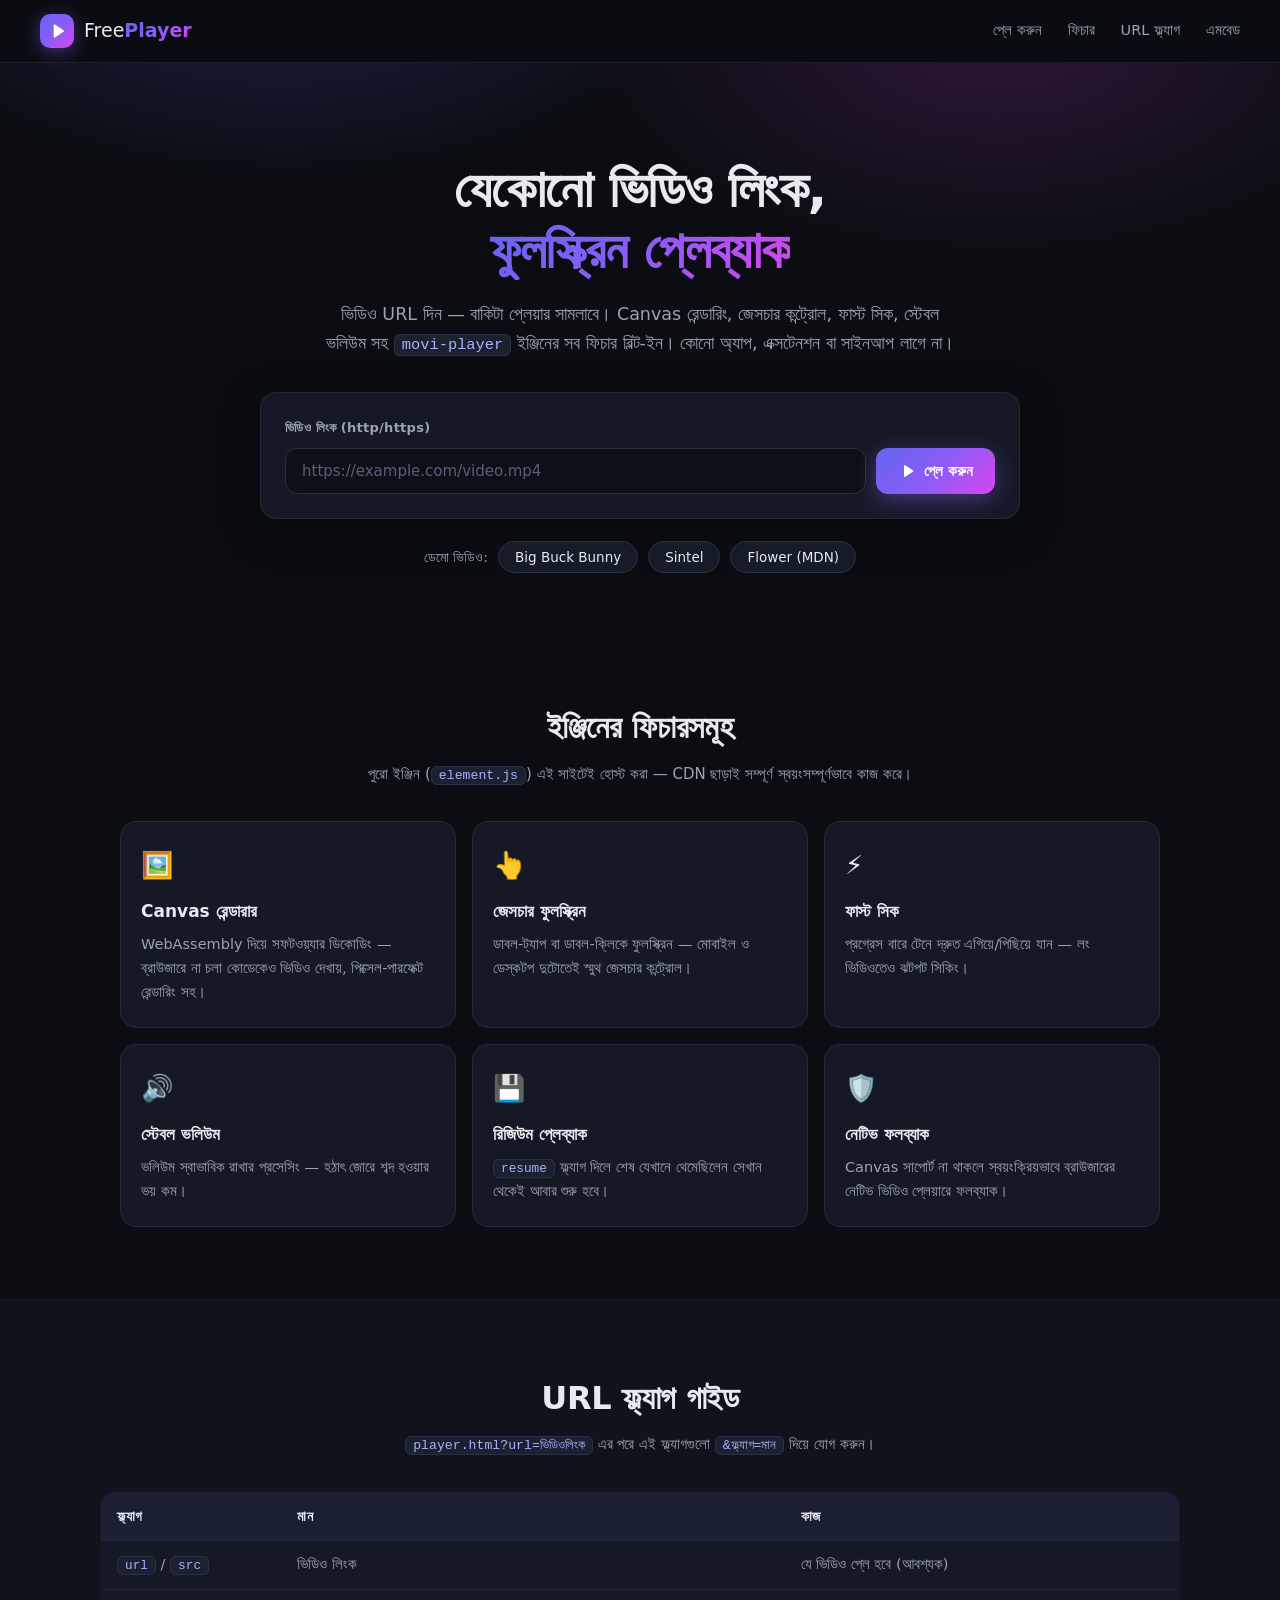
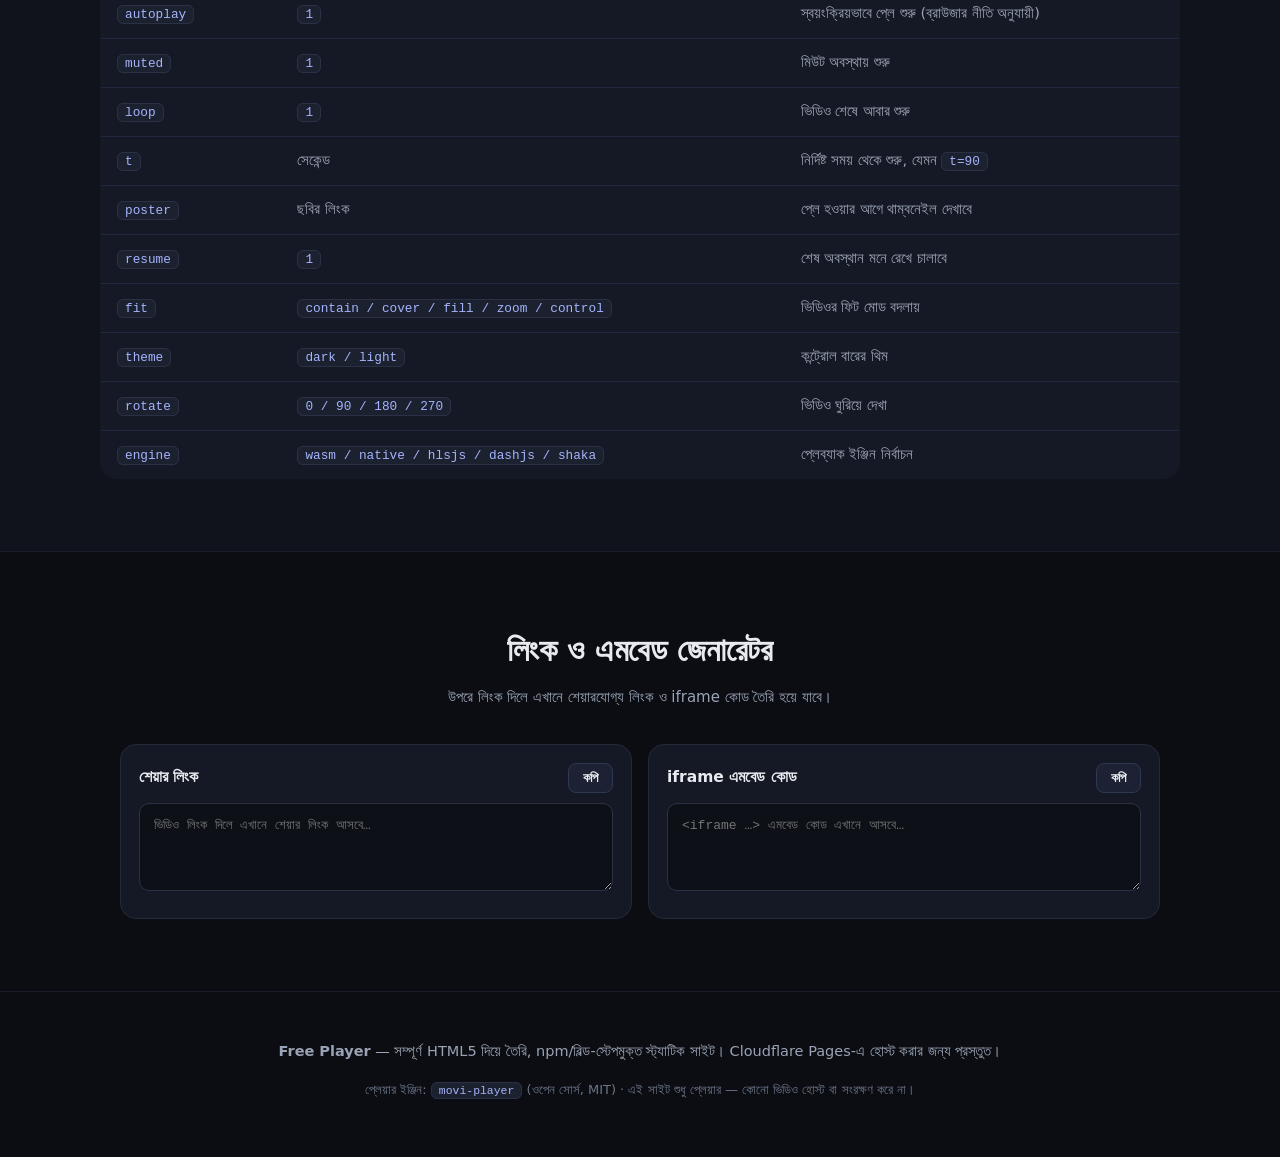
<file: index.html>
<!doctype html>
<html lang="bn">
<head>
<meta charset="utf-8">
<meta name="viewport" content="width=device-width,initial-scale=1,viewport-fit=cover">
<meta name="description" content="Free Player — যেকোনো ভিডিও লিংক দিয়ে সরাসরি ফুলস্ক্রিনে চালান। Canvas রেন্ডারিং, জেসচার কন্ট্রোল, ফাস্ট সিক সহ HTML5 প্লেয়ার।">
<meta name="theme-color" content="#0b0d12">
<title>Free Player — যেকোনো ভিডিও লিংকে ফুলস্ক্রিন প্লেয়ার</title>
<link rel="icon" href="favicon.svg" type="image/svg+xml">
<link rel="stylesheet" href="css/style.css">
</head>
<body>

<!-- ======================= HEADER ======================= -->
<header class="site-header">
  <a class="brand" href="/">
    <span class="brand-logo" aria-hidden="true">
      <svg viewBox="0 0 24 24" width="20" height="20" fill="currentColor"><path d="M8 5.14v13.72a1 1 0 0 0 1.54.84l10.29-6.86a1 1 0 0 0 0-1.68L9.54 4.3A1 1 0 0 0 8 5.14z"/></svg>
    </span>
    <span>Free<b>Player</b></span>
  </a>
  <nav class="top-nav">
    <a href="#play">প্লে করুন</a>
    <a href="#features">ফিচার</a>
    <a href="#flags">URL ফ্ল্যাগ</a>
    <a href="#embed">এমবেড</a>
  </nav>
</header>

<!-- ======================= HERO ======================= -->
<section class="hero">
  <div class="hero-inner">
    <h1>যেকোনো ভিডিও লিংক,<br><span class="grad">ফুলস্ক্রিন প্লেব্যাক</span></h1>
    <p class="sub">
      ভিডিও URL দিন — বাকিটা প্লেয়ার সামলাবে। Canvas রেন্ডারিং, জেসচার কন্ট্রোল,
      ফাস্ট সিক, স্টেবল ভলিউম সহ <code class="inline">movi-player</code> ইঞ্জিনের
      সব ফিচার বিল্ট-ইন। কোনো অ্যাপ, এক্সটেনশন বা সাইনআপ লাগে না।
    </p>

    <!-- URL input -->
    <form id="playForm" class="url-card" autocomplete="off">
      <label class="url-label" for="videoUrl">ভিডিও লিংক (http/https)</label>
      <div class="url-row">
        <input id="videoUrl" name="videoUrl" type="url" inputmode="url"
          placeholder="https://example.com/video.mp4" spellcheck="false" required>
        <button type="submit" class="btn-primary">
          <svg viewBox="0 0 24 24" width="18" height="18" fill="currentColor" aria-hidden="true"><path d="M8 5.14v13.72a1 1 0 0 0 1.54.84l10.29-6.86a1 1 0 0 0 0-1.68L9.54 4.3A1 1 0 0 0 8 5.14z"/></svg>
          প্লে করুন
        </button>
      </div>
      <p id="urlError" class="url-error" hidden></p>
    </form>

    <!-- demo chips -->
    <div class="demos">
      <span class="demos-label">ডেমো ভিডিও:</span>
      <button class="chip" data-demo="https://test-videos.co.uk/vids/bigbuckbunny/mp4/h264/720/Big_Buck_Bunny_720_10s_2MB.mp4">Big Buck Bunny</button>
      <button class="chip" data-demo="https://test-videos.co.uk/vids/sintel/mp4/h264/720/Sintel_720_10s_1MB.mp4">Sintel</button>
      <button class="chip" data-demo="https://interactive-examples.mdn.mozilla.net/media/cc0-videos/flower.mp4">Flower (MDN)</button>
    </div>
  </div>
</section>

<!-- ======================= FEATURES ======================= -->
<section class="section" id="features">
  <h2>ইঞ্জিনের ফিচারসমূহ</h2>
  <p class="section-sub">পুরো ইঞ্জিন (<code class="inline">element.js</code>) এই সাইটেই হোস্ট করা — CDN ছাড়াই সম্পূর্ণ স্বয়ংসম্পূর্ণভাবে কাজ করে।</p>
  <div class="grid">
    <div class="card">
      <div class="card-icon">🖼️</div>
      <h3>Canvas রেন্ডারার</h3>
      <p>WebAssembly দিয়ে সফটওয়্যার ডিকোডিং — ব্রাউজারে না চলা কোডেকেও ভিডিও দেখায়, পিক্সেল-পারফেক্ট রেন্ডারিং সহ।</p>
    </div>
    <div class="card">
      <div class="card-icon">👆</div>
      <h3>জেসচার ফুলস্ক্রিন</h3>
      <p>ডাবল-ট্যাপ বা ডাবল-ক্লিকে ফুলস্ক্রিন — মোবাইল ও ডেস্কটপ দুটোতেই স্মুথ জেসচার কন্ট্রোল।</p>
    </div>
    <div class="card">
      <div class="card-icon">⚡</div>
      <h3>ফাস্ট সিক</h3>
      <p>প্রগ্রেস বারে টেনে দ্রুত এগিয়ে/পিছিয়ে যান — লং ভিডিওতেও ঝটপট সিকিং।</p>
    </div>
    <div class="card">
      <div class="card-icon">🔊</div>
      <h3>স্টেবল ভলিউম</h3>
      <p>ভলিউম স্বাভাবিক রাখার প্রসেসিং — হঠাৎ জোরে শব্দ হওয়ার ভয় কম।</p>
    </div>
    <div class="card">
      <div class="card-icon">💾</div>
      <h3>রিজিউম প্লেব্যাক</h3>
      <p><code class="inline">resume</code> ফ্ল্যাগ দিলে শেষ যেখানে থেমেছিলেন সেখান থেকেই আবার শুরু হবে।</p>
    </div>
    <div class="card">
      <div class="card-icon">🛡️</div>
      <h3>নেটিভ ফলব্যাক</h3>
      <p>Canvas সাপোর্ট না থাকলে স্বয়ংক্রিয়ভাবে ব্রাউজারের নেটিভ ভিডিও প্লেয়ারে ফলব্যাক।</p>
    </div>
  </div>
</section>

<!-- ======================= URL FLAGS ======================= -->
<section class="section alt" id="flags">
  <h2>URL ফ্ল্যাগ গাইড</h2>
  <p class="section-sub"><code class="inline">player.html?url=ভিডিওলিংক</code> এর পরে এই ফ্ল্যাগগুলো <code class="inline">&amp;ফ্ল্যাগ=মান</code> দিয়ে যোগ করুন।</p>
  <div class="table-wrap">
    <table>
      <thead>
        <tr><th>ফ্ল্যাগ</th><th>মান</th><th>কাজ</th></tr>
      </thead>
      <tbody>
        <tr><td><code class="inline">url</code> / <code class="inline">src</code></td><td>ভিডিও লিংক</td><td>যে ভিডিও প্লে হবে (আবশ্যক)</td></tr>
        <tr><td><code class="inline">autoplay</code></td><td><code class="inline">1</code></td><td>স্বয়ংক্রিয়ভাবে প্লে শুরু (ব্রাউজার নীতি অনুযায়ী)</td></tr>
        <tr><td><code class="inline">muted</code></td><td><code class="inline">1</code></td><td>মিউট অবস্থায় শুরু</td></tr>
        <tr><td><code class="inline">loop</code></td><td><code class="inline">1</code></td><td>ভিডিও শেষে আবার শুরু</td></tr>
        <tr><td><code class="inline">t</code></td><td>সেকেন্ড</td><td>নির্দিষ্ট সময় থেকে শুরু, যেমন <code class="inline">t=90</code></td></tr>
        <tr><td><code class="inline">poster</code></td><td>ছবির লিংক</td><td>প্লে হওয়ার আগে থাম্বনেইল দেখাবে</td></tr>
        <tr><td><code class="inline">resume</code></td><td><code class="inline">1</code></td><td>শেষ অবস্থান মনে রেখে চালাবে</td></tr>
        <tr><td><code class="inline">fit</code></td><td><code class="inline">contain / cover / fill / zoom / control</code></td><td>ভিডিওর ফিট মোড বদলায়</td></tr>
        <tr><td><code class="inline">theme</code></td><td><code class="inline">dark / light</code></td><td>কন্ট্রোল বারের থিম</td></tr>
        <tr><td><code class="inline">rotate</code></td><td><code class="inline">0 / 90 / 180 / 270</code></td><td>ভিডিও ঘুরিয়ে দেখা</td></tr>
        <tr><td><code class="inline">engine</code></td><td><code class="inline">wasm / native / hlsjs / dashjs / shaka</code></td><td>প্লেব্যাক ইঞ্জিন নির্বাচন</td></tr>
      </tbody>
    </table>
  </div>
</section>

<!-- ======================= EMBED ======================= -->
<section class="section" id="embed">
  <h2>লিংক ও এমবেড জেনারেটর</h2>
  <p class="section-sub">উপরে লিংক দিলে এখানে শেয়ারযোগ্য লিংক ও iframe কোড তৈরি হয়ে যাবে।</p>
  <div class="gen-grid">
    <div class="gen-box">
      <div class="gen-head">
        <h3>শেয়ার লিংক</h3>
        <button class="btn-copy" id="copyLink" type="button">কপি</button>
      </div>
      <textarea id="outLink" rows="3" readonly placeholder="ভিডিও লিংক দিলে এখানে শেয়ার লিংক আসবে…"></textarea>
    </div>
    <div class="gen-box">
      <div class="gen-head">
        <h3>iframe এমবেড কোড</h3>
        <button class="btn-copy" id="copyEmbed" type="button">কপি</button>
      </div>
      <textarea id="outEmbed" rows="3" readonly placeholder="&lt;iframe …&gt; এমবেড কোড এখানে আসবে…"></textarea>
    </div>
  </div>
</section>

<!-- ======================= FOOTER ======================= -->
<footer class="site-footer">
  <p>
    <b>Free Player</b> — সম্পূর্ণ HTML5 দিয়ে তৈরি, npm/বিল্ড-স্টেপমুক্ত স্ট্যাটিক সাইট।
    Cloudflare Pages-এ হোস্ট করার জন্য প্রস্তুত।
  </p>
  <p class="fine">
    প্লেয়ার ইঞ্জিন:
    <code class="inline">movi-player</code> (ওপেন সোর্স, MIT) ·
    এই সাইট শুধু প্লেয়ার — কোনো ভিডিও হোস্ট বা সংরক্ষণ করে না।
  </p>
</footer>

<script src="js/app.js"></script>
</body>
</html>
</file>
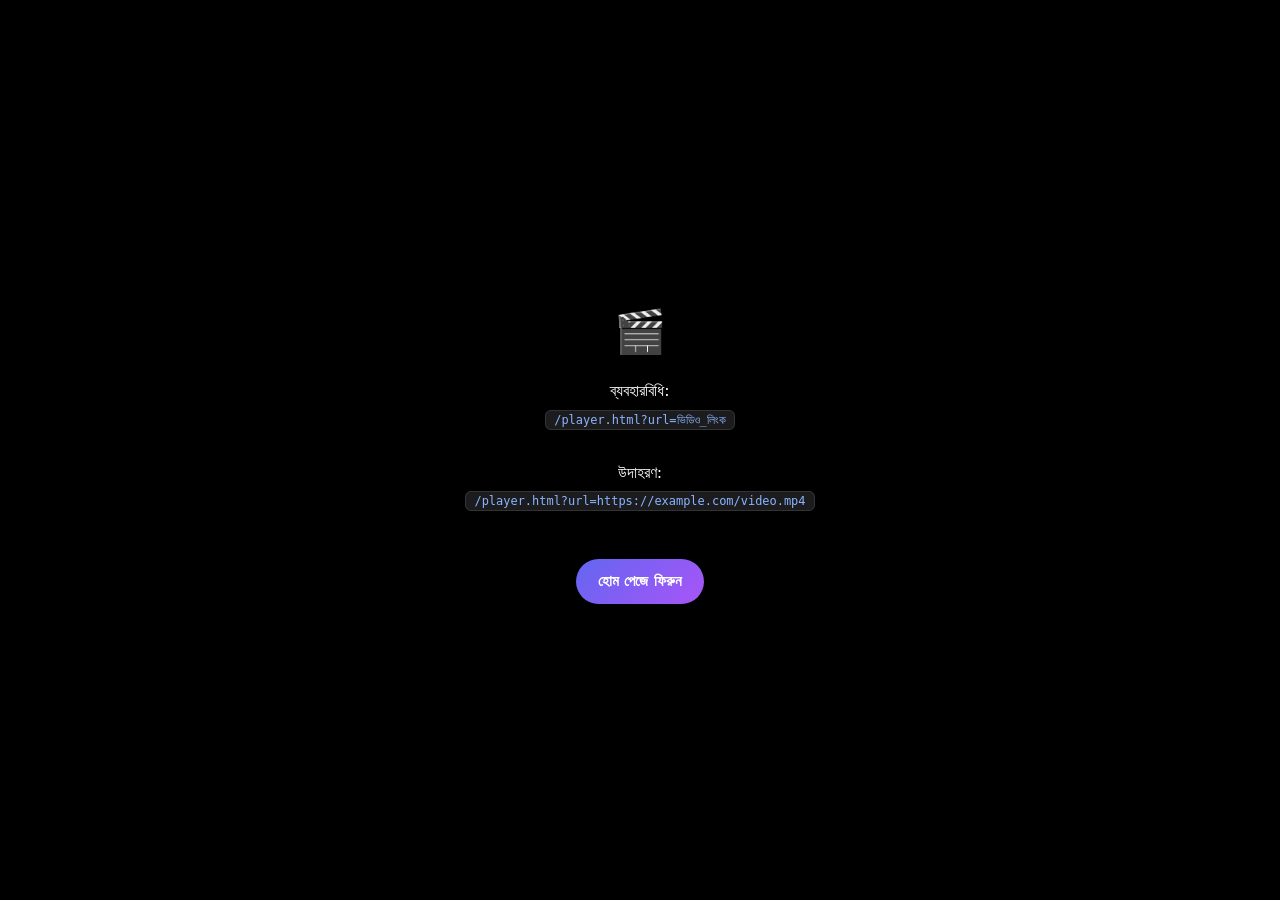
<file: player.html>
<!doctype html>
<html lang="bn">
<head>
<meta charset="utf-8">
<meta name="viewport" content="width=device-width,initial-scale=1,viewport-fit=cover">
<meta name="robots" content="noindex,nofollow">
<meta name="referrer" content="no-referrer">
<meta name="theme-color" content="#000000">
<title>Player</title>
<link rel="icon" href="favicon.svg" type="image/svg+xml">
<style>
  html,body{margin:0;padding:0;height:100%;overflow:hidden;background:#000;color:#fff;
    font-family:system-ui,-apple-system,"Segoe UI","Noto Sans Bengali","Noto Sans",sans-serif;
    -webkit-tap-highlight-color:transparent}
  html,body{height:100dvh}
  movi-player{position:fixed;inset:0;width:100%;height:100%;display:block;
    padding:env(safe-area-inset-top) env(safe-area-inset-right) env(safe-area-inset-bottom) env(safe-area-inset-left)}
  #overlay{position:fixed;inset:0;display:none;align-items:center;justify-content:center;
    padding:24px;text-align:center;line-height:1.7;z-index:50}
  #overlay.show{display:flex}
  #overlay .box{max-width:640px}
  #overlay code{background:#1c1c1e;border:1px solid #333;padding:2px 8px;border-radius:6px;
    word-break:break-all;font-size:.92em;color:#8ab4ff}
  #overlay .icon{font-size:42px;margin-bottom:10px;display:block}
  #overlay a.btn,#overlay button.btn{display:inline-block;margin-top:18px;padding:10px 22px;border:0;
    border-radius:999px;background:linear-gradient(135deg,#6366f1,#a855f7);color:#fff;font-size:15px;
    font-weight:600;text-decoration:none;cursor:pointer;font-family:inherit}
  #spinner{position:fixed;inset:0;display:flex;flex-direction:column;gap:18px;
    align-items:center;justify-content:center;z-index:40}
  #spinner.hide{display:none}
  .ring{width:54px;height:54px;border-radius:50%;border:4px solid rgba(255,255,255,.14);
    border-top-color:#8b5cf6;animation:spin .9s linear infinite}
  @keyframes spin{to{transform:rotate(360deg)}}
  #spinner p{margin:0;color:#9aa0a6;font-size:14px}
</style>
</head>
<body>

<div id="spinner">
  <div class="ring" role="status" aria-label="লোড হচ্ছে"></div>
  <p>প্লেয়ার লোড হচ্ছে… প্রথমবার একটু সময় লাগতে পারে</p>
</div>

<div id="overlay"><div class="box" id="msg"></div></div>

<noscript>
  <div style="position:fixed;inset:0;display:flex;align-items:center;justify-content:center;text-align:center;padding:24px">
    এই প্লেয়ার চালাতে ব্রাউজারে JavaScript চালু করুন।
  </div>
</noscript>

<script type="module">
  const $overlay = document.getElementById('overlay');
  const $msg     = document.getElementById('msg');
  const $spinner = document.getElementById('spinner');

  function show(html){
    $msg.innerHTML = html;
    $overlay.classList.add('show');
    $spinner.classList.add('hide');
  }
  function hideOverlay(){ $overlay.classList.remove('show'); }
  function doneLoading(){ $spinner.classList.add('hide'); }

  const q   = new URLSearchParams(location.search);
  const raw = (q.get('url') || q.get('src') || '').trim();

  /* ---------- 1. Validate the URL ---------- */
  let src = '';
  try {
    const u = new URL(raw);
    if (u.protocol === 'http:' || u.protocol === 'https:') src = u.href;
  } catch (_) { /* not a valid absolute URL */ }

  if (!src) {
    document.title = 'Player';
    show(raw
      ? '<span class="icon">⚠️</span>এটি সঠিক ভিডিও লিংক নয়।<br>শুধুমাত্র <code>http://</code> বা <code>https://</code> দিয়ে শুরু হওয়া লিংক সাপোর্টেড।'
      : '<span class="icon">🎬</span>ব্যবহারবিধি:<br><code>/player.html?url=ভিডিও_লিংক</code><br><br>উদাহরণ:<br><code>/player.html?url=https://example.com/video.mp4</code><br><br><a class="btn" href="/">হোম পেজে ফিরুন</a>');
    throw new Error('invalid url');
  }

  /* ---------- 2. Load the player engine (self-contained, WASM embedded) ---------- */
  let PlayerEl = null;
  try {
    await import('./assets/element.js');
    PlayerEl = customElements.get('movi-player') || true;
  } catch (err) {
    show('<span class="icon">📡</span>প্লেয়ার ইঞ্জিন লোড করা যায়নি।<br>ইন্টারনেট সংযোগ দেখে আবার চেষ্টা করুন।<br><br>'
      + '<button class="btn" onclick="location.reload()">আবার চেষ্টা করুন</button>');
    throw err;
  }

  /* ---------- 3. Build the player ---------- */
  const p = document.createElement('movi-player');
  p.setAttribute('src', src);
  p.setAttribute('renderer', 'canvas');
  p.setAttribute('controls', '');
  p.setAttribute('objectfit', 'control');
  p.setAttribute('gesturefs', '');
  p.setAttribute('fastseek', '');
  p.setAttribute('stablevolume', '');
  p.setAttribute('fallback', 'native');

  /* Boolean flags: &autoplay=1 &muted=1 &loop=1 &resume=1 */
  for (const f of ['autoplay', 'muted', 'loop', 'resume']) {
    const v = q.get(f);
    if (v === '1' || v === 'true' || v === '') p.setAttribute(f, '');
  }

  /* Poster image: &poster=https://…/img.jpg */
  const poster = q.get('poster');
  if (poster && /^https?:\/\//i.test(poster)) p.setAttribute('poster', poster);

  /* Optional safe passthrough flags */
  const fit = (q.get('fit') || '').toLowerCase();
  if (['contain','cover','fill','zoom','control'].includes(fit)) p.setAttribute('objectfit', fit);

  const theme = (q.get('theme') || '').toLowerCase();
  if (theme === 'dark' || theme === 'light') p.setAttribute('theme', theme);

  const rotate = (q.get('rotate') || '').toLowerCase();
  if (['0','90','180','270'].includes(rotate)) p.setAttribute('rotate', rotate);

  const engine = (q.get('engine') || '').toLowerCase();
  if (['wasm','shaka','dashjs','hlsjs','native'].includes(engine)) p.setAttribute('engine', engine);

  /* Title from filename (safe — assigned as text, never HTML) */
  let name = 'Player';
  try {
    name = decodeURIComponent(src.split('/').pop().split('?')[0] || '') || 'Player';
  } catch (_) { name = src.split('/').pop().split('?')[0] || 'Player'; }
  document.title = name;
  try { p.setAttribute('title', name); } catch (_) {}

  document.body.appendChild(p);

  /* Start time: &t=90 (seconds) */
  const t = parseFloat(q.get('t'));
  if (t > 0) {
    const seek = () => { try { p.currentTime = t; } catch (_) {} };
    p.addEventListener('loadedmetadata', seek, { once: true });
  }

  /* ---------- 4. Lifecycle feedback ---------- */
  let ready = false;
  p.addEventListener('loadedmetadata', () => { ready = true; doneLoading(); }, { once: true });
  p.addEventListener('canplay',        () => doneLoading(), { once: true });

  /* If nothing loads within 30s, drop the spinner but keep the player visible */
  setTimeout(() => { if (!ready) doneLoading(); }, 30000);

  p.addEventListener('error', () => {
    doneLoading();
    show('<span class="icon">❌</span>ভিডিওটি চালানো যায়নি।<br><br>'
      + 'লিংকটি সঠিক কি না যাচাই করুন। ভিডিও সার্ভারে <b>CORS</b> এবং <b>Range</b> রিকোয়েস্ট '
      + 'সাপোর্ট থাকা প্রয়োজন।<br><br>'
      + '<button class="btn" onclick="location.reload()">আবার চেষ্টা করুন</button>');
  });
</script>
</body>
</html>
</file>
<file: css/style.css>
/* ==========================================================================
   Free Player — style.css  (pure CSS, no framework)
   Dark premium theme · fully responsive
   ========================================================================== */

:root {
  --bg: #0b0d12;
  --bg-alt: #10131b;
  --card: #151925;
  --card-border: #232a3b;
  --text: #e8eaf0;
  --muted: #9aa3b5;
  --accent: #8b5cf6;
  --accent-2: #6366f1;
  --grad: linear-gradient(135deg, #6366f1 0%, #8b5cf6 50%, #d946ef 100%);
  --radius: 16px;
  --maxw: 1080px;
}

* { box-sizing: border-box; }

html { scroll-behavior: smooth; }

body {
  margin: 0;
  background: var(--bg);
  color: var(--text);
  font-family: system-ui, -apple-system, "Segoe UI", "Noto Sans Bengali", "Noto Sans", sans-serif;
  line-height: 1.65;
  -webkit-font-smoothing: antialiased;
}

::selection { background: rgba(139, 92, 246, .35); }

code.inline {
  background: #1c2130;
  border: 1px solid #2a3145;
  border-radius: 6px;
  padding: 1px 7px;
  font-size: .88em;
  color: #a5b4fc;
  word-break: break-all;
}

/* ---------- Header ---------- */
.site-header {
  position: sticky;
  top: 0;
  z-index: 20;
  display: flex;
  align-items: center;
  justify-content: space-between;
  gap: 16px;
  padding: 14px clamp(16px, 4vw, 40px);
  background: rgba(11, 13, 18, .78);
  backdrop-filter: blur(12px);
  border-bottom: 1px solid #1a1f2d;
}

.brand {
  display: inline-flex;
  align-items: center;
  gap: 10px;
  color: var(--text);
  text-decoration: none;
  font-size: 19px;
  font-weight: 500;
}
.brand b { font-weight: 700; background: var(--grad); -webkit-background-clip: text; background-clip: text; color: transparent; }

.brand-logo {
  width: 34px;
  height: 34px;
  display: grid;
  place-items: center;
  border-radius: 10px;
  background: var(--grad);
  color: #fff;
  box-shadow: 0 4px 18px rgba(139, 92, 246, .45);
}

.top-nav { display: flex; gap: clamp(10px, 2.5vw, 26px); }
.top-nav a {
  color: var(--muted);
  text-decoration: none;
  font-size: 14.5px;
  font-weight: 500;
  transition: color .2s;
}
.top-nav a:hover { color: var(--text); }

/* ---------- Hero ---------- */
.hero {
  position: relative;
  padding: clamp(48px, 9vw, 96px) 20px 56px;
  text-align: center;
  overflow: hidden;
}
.hero::before {
  content: "";
  position: absolute;
  inset: -40% -20% auto;
  height: 120%;
  background:
    radial-gradient(600px 300px at 30% 20%, rgba(99, 102, 241, .22), transparent 70%),
    radial-gradient(600px 320px at 70% 30%, rgba(217, 70, 239, .16), transparent 70%);
  pointer-events: none;
}
.hero-inner { position: relative; max-width: 760px; margin: 0 auto; }

.hero h1 {
  margin: 0 0 18px;
  font-size: clamp(30px, 6vw, 52px);
  line-height: 1.18;
  font-weight: 800;
  letter-spacing: -.02em;
}
.grad {
  background: var(--grad);
  -webkit-background-clip: text;
  background-clip: text;
  color: transparent;
}

.sub {
  color: var(--muted);
  font-size: clamp(15px, 2.4vw, 17.5px);
  max-width: 640px;
  margin: 0 auto 34px;
}

/* ---------- URL card ---------- */
.url-card {
  background: var(--card);
  border: 1px solid var(--card-border);
  border-radius: var(--radius);
  padding: clamp(16px, 3vw, 24px);
  text-align: left;
  box-shadow: 0 12px 40px rgba(0, 0, 0, .35);
}
.url-label {
  display: block;
  font-size: 13px;
  font-weight: 600;
  letter-spacing: .02em;
  color: var(--muted);
  margin-bottom: 10px;
}
.url-row { display: flex; gap: 10px; }

#videoUrl {
  flex: 1;
  min-width: 0;
  background: #0d1017;
  border: 1px solid #2a3145;
  border-radius: 12px;
  color: var(--text);
  padding: 13px 16px;
  font-size: 15px;
  font-family: inherit;
  outline: none;
  transition: border-color .2s, box-shadow .2s;
}
#videoUrl::placeholder { color: #55607a; }
#videoUrl:focus { border-color: var(--accent); box-shadow: 0 0 0 3px rgba(139, 92, 246, .22); }

.btn-primary {
  display: inline-flex;
  align-items: center;
  gap: 8px;
  border: 0;
  border-radius: 12px;
  background: var(--grad);
  color: #fff;
  font-size: 15px;
  font-weight: 700;
  font-family: inherit;
  padding: 13px 22px;
  cursor: pointer;
  white-space: nowrap;
  transition: transform .15s, box-shadow .2s;
  box-shadow: 0 6px 22px rgba(139, 92, 246, .4);
}
.btn-primary:hover { transform: translateY(-1px); box-shadow: 0 10px 28px rgba(139, 92, 246, .5); }
.btn-primary:active { transform: translateY(0); }

.url-error {
  margin: 10px 2px 0;
  color: #f87171;
  font-size: 14px;
}

/* ---------- Demo chips ---------- */
.demos {
  display: flex;
  flex-wrap: wrap;
  align-items: center;
  justify-content: center;
  gap: 10px;
  margin-top: 22px;
}
.demos-label { color: var(--muted); font-size: 14px; }
.chip {
  background: #161b28;
  border: 1px solid #2a3145;
  color: var(--text);
  font-family: inherit;
  font-size: 13.5px;
  font-weight: 500;
  border-radius: 999px;
  padding: 7px 16px;
  cursor: pointer;
  transition: border-color .2s, background .2s;
}
.chip:hover { border-color: var(--accent); background: #1b2133; }

/* ---------- Sections ---------- */
.section {
  max-width: var(--maxw);
  margin: 0 auto;
  padding: clamp(40px, 7vw, 72px) 20px;
}
.section.alt {
  max-width: none;
  background: var(--bg-alt);
  border-top: 1px solid #171c29;
  border-bottom: 1px solid #171c29;
}
.section.alt > * { max-width: var(--maxw); margin-left: auto; margin-right: auto; }
.section.alt > .table-wrap { padding: 0; margin-top: 28px; }
.section.alt > .table-wrap table { max-width: var(--maxw); }

.section h2 {
  margin: 0 0 8px;
  font-size: clamp(23px, 4vw, 32px);
  font-weight: 750;
  letter-spacing: -.01em;
  text-align: center;
}
.section-sub {
  color: var(--muted);
  text-align: center;
  max-width: 620px;
  margin: 0 auto 34px;
  font-size: 15px;
}

/* ---------- Feature grid ---------- */
.grid {
  display: grid;
  grid-template-columns: repeat(auto-fit, minmax(255px, 1fr));
  gap: 16px;
}
.card {
  background: var(--card);
  border: 1px solid var(--card-border);
  border-radius: var(--radius);
  padding: 22px 20px;
  transition: transform .2s, border-color .2s;
}
.card:hover { transform: translateY(-3px); border-color: #35405c; }
.card-icon { font-size: 26px; margin-bottom: 10px; }
.card h3 { margin: 0 0 8px; font-size: 17px; font-weight: 700; }
.card p { margin: 0; color: var(--muted); font-size: 14.5px; }

/* ---------- Flags table ---------- */
.table-wrap { overflow-x: auto; border-radius: var(--radius); }
table {
  width: 100%;
  border-collapse: collapse;
  background: var(--card);
  border: 1px solid var(--card-border);
  border-radius: var(--radius);
  overflow: hidden;
  min-width: 560px;
}
thead th {
  text-align: left;
  background: #1a2032;
  color: var(--text);
  font-size: 13.5px;
  letter-spacing: .03em;
  padding: 13px 16px;
}
tbody td {
  padding: 12px 16px;
  border-top: 1px solid #202740;
  font-size: 14.5px;
  color: var(--muted);
  vertical-align: top;
}
tbody td:first-child { white-space: nowrap; }
tbody td code.inline { white-space: nowrap; }

/* ---------- Embed generator ---------- */
.gen-grid {
  display: grid;
  grid-template-columns: repeat(auto-fit, minmax(300px, 1fr));
  gap: 16px;
}
.gen-box {
  background: var(--card);
  border: 1px solid var(--card-border);
  border-radius: var(--radius);
  padding: 18px;
}
.gen-head {
  display: flex;
  align-items: center;
  justify-content: space-between;
  margin-bottom: 10px;
}
.gen-head h3 { margin: 0; font-size: 15.5px; font-weight: 700; }
.btn-copy {
  background: #1c2233;
  border: 1px solid #2f3852;
  color: var(--text);
  border-radius: 8px;
  font-family: inherit;
  font-size: 13px;
  font-weight: 600;
  padding: 6px 14px;
  cursor: pointer;
  transition: background .2s, border-color .2s;
}
.btn-copy:hover { border-color: var(--accent); }
.btn-copy.copied { background: #14532d; border-color: #166534; }

.gen-box textarea {
  width: 100%;
  resize: vertical;
  background: #0d1017;
  border: 1px solid #2a3145;
  border-radius: 10px;
  color: #a5b4fc;
  font-family: ui-monospace, SFMono-Regular, Menlo, Consolas, monospace;
  font-size: 13px;
  line-height: 1.6;
  padding: 12px 14px;
  min-height: 84px;
  outline: none;
}
.gen-box textarea:focus { border-color: var(--accent); }

/* ---------- Footer ---------- */
.site-footer {
  border-top: 1px solid #171c29;
  padding: 34px 20px 44px;
  text-align: center;
  color: var(--muted);
  font-size: 14.5px;
}
.site-footer .fine { font-size: 13px; margin-top: 8px; color: #6b7488; }

/* ---------- Responsive ---------- */
@media (max-width: 640px) {
  .top-nav { display: none; }
  .url-row { flex-direction: column; }
  .btn-primary { justify-content: center; }
  .demos { justify-content: flex-start; }
}

/* ---------- Reduced motion ---------- */
@media (prefers-reduced-motion: reduce) {
  html { scroll-behavior: auto; }
  .card, .btn-primary { transition: none; }
}
</file>
